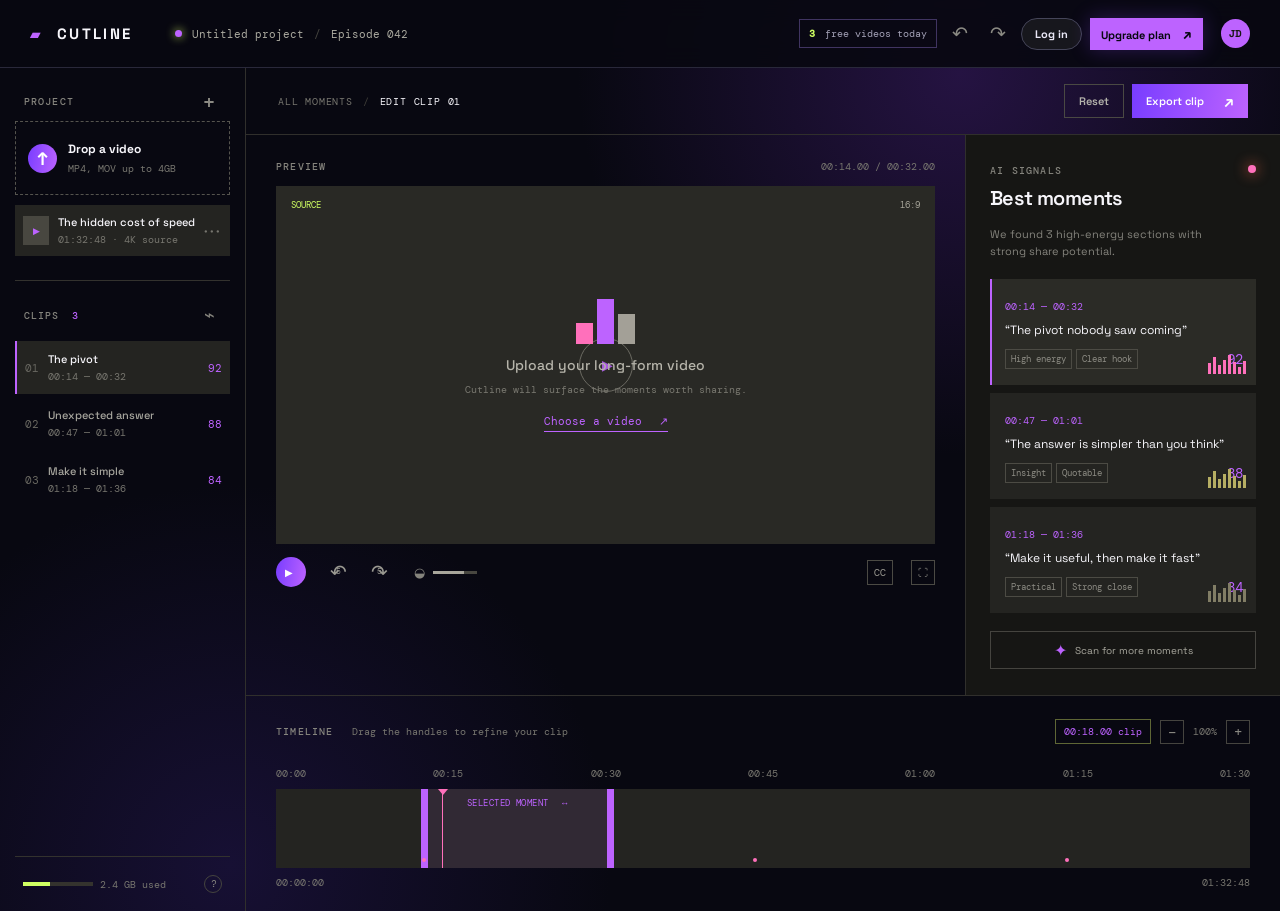
<file: index.html>
<!doctype html>
<html lang="en">
<head>
  <meta charset="UTF-8" />
  <meta name="viewport" content="width=device-width, initial-scale=1.0" />
  <title>Cutline — Find the moment</title>
  <link rel="preconnect" href="https://fonts.googleapis.com">
  <link rel="preconnect" href="https://fonts.gstatic.com" crossorigin>
  <link href="https://fonts.googleapis.com/css2?family=DM+Mono:wght@400;500&family=Space+Grotesk:wght@400;500;600;700&display=swap" rel="stylesheet">
  <link rel="stylesheet" href="styles.css" />
</head>
<body>
  <header class="topbar">
    <a class="brand" href="#" aria-label="Cutline home"><span class="brand-mark">▰</span> CUTLINE</a>
    <div class="project-name"><span class="status-dot"></span><span id="projectTitle">Untitled project</span><span class="slash">/</span><span>Episode 042</span></div>
    <div class="top-actions"><span class="free-counter" id="freeCounter"><b>3</b> free videos today</span><button class="icon-button" aria-label="Undo" title="Undo">↶</button><button class="icon-button" aria-label="Redo" title="Redo">↷</button><button class="account-button" id="loginBtn">Log in</button><button class="upgrade-button" id="upgradeBtn">Upgrade plan <span>↗</span></button><button class="avatar" id="profileBtn" aria-label="Profile">JD</button></div>
  </header>

  <main class="app-shell">
    <aside class="sidebar">
      <div class="sidebar-heading"><span>PROJECT</span><button class="tiny-button" id="newProjectBtn" title="New project">+</button></div>
      <label class="upload-card" for="videoUpload">
        <span class="upload-icon">↑</span>
        <span class="upload-copy"><strong>Drop a video</strong><small>MP4, MOV up to 4GB</small></span>
        <input id="videoUpload" type="file" accept="video/*" />
      </label>
      <div class="source-item active"><span class="source-thumb">▶</span><span><strong id="sourceName">The hidden cost of speed</strong><small id="sourceMeta">01:32:48 · 4K source</small></span><span class="more">•••</span></div>
      <div class="sidebar-heading clips-heading"><span>CLIPS <em id="clipCount">3</em></span><button class="filter-button">⌁</button></div>
      <nav class="clip-list" id="clipList">
        <button class="clip-item selected" data-start="14" data-end="32"><span class="clip-number">01</span><span class="clip-info"><strong>The pivot</strong><small>00:14 — 00:32</small></span><span class="clip-score">92</span></button>
        <button class="clip-item" data-start="47" data-end="61"><span class="clip-number">02</span><span class="clip-info"><strong>Unexpected answer</strong><small>00:47 — 01:01</small></span><span class="clip-score">88</span></button>
        <button class="clip-item" data-start="78" data-end="96"><span class="clip-number">03</span><span class="clip-info"><strong>Make it simple</strong><small>01:18 — 01:36</small></span><span class="clip-score">84</span></button>
      </nav>
      <div class="sidebar-footer"><span class="storage-bar"><i></i></span><span>2.4 GB used</span><button class="help-button">?</button></div>
    </aside>

    <section class="workspace">
      <div class="workspace-toolbar"><div class="crumb"><span>ALL MOMENTS</span><span class="crumb-chevron">/</span><strong>EDIT CLIP 01</strong></div><div class="toolbar-actions"><button class="secondary-button" id="resetBtn">Reset</button><button class="primary-button" id="exportBtn"><span>Export clip</span><span class="button-arrow">↗</span></button></div></div>
      <div class="editor-grid">
        <section class="preview-panel">
          <div class="preview-topline"><span class="eyebrow">PREVIEW</span><span class="time-readout" id="timeReadout">00:14.00 / 00:32.00</span></div>
          <div class="video-frame" id="videoFrame">
            <video id="videoPlayer" playsinline></video>
            <div class="video-placeholder" id="videoPlaceholder"><div class="placeholder-art"><span></span><span></span><span></span></div><strong>Upload your long-form video</strong><small>Cutline will surface the moments worth sharing.</small><label for="videoUpload" class="inline-upload">Choose a video <span>↗</span></label></div>
            <div class="frame-overlay"><span class="live-label">SOURCE</span><span>16:9</span></div>
            <div class="play-center" id="playCenter">▶</div>
          </div>
          <div class="player-controls"><button class="play-button" id="playBtn" aria-label="Play video">▶</button><button class="skip-button" data-skip="-5">↶<small>5</small></button><button class="skip-button" data-skip="5">↷<small>5</small></button><div class="volume"><span>◒</span><span class="volume-line"><i></i></span></div><span class="control-spacer"></span><button class="control-button" title="Captions">CC</button><button class="control-button" title="Fullscreen">⛶</button></div>
        </section>
        <aside class="insights-panel">
          <div class="insights-heading"><div><span class="eyebrow">AI SIGNALS</span><h2>Best moments</h2></div><span class="pulse-dot"></span></div>
          <p class="insights-copy">We found 3 high-energy sections with strong share potential.</p>
          <div class="signal-list">
            <button class="signal-card active" data-start="14" data-end="32"><span class="signal-time">00:14 — 00:32</span><span class="signal-title">“The pivot nobody saw coming”</span><span class="signal-tags"><em>High energy</em><em>Clear hook</em><b>92</b></span><span class="signal-spark"><i></i><i></i><i></i><i></i><i></i><i></i><i></i><i></i></span></button>
            <button class="signal-card" data-start="47" data-end="61"><span class="signal-time">00:47 — 01:01</span><span class="signal-title">“The answer is simpler than you think”</span><span class="signal-tags"><em>Insight</em><em>Quotable</em><b>88</b></span><span class="signal-spark lower"><i></i><i></i><i></i><i></i><i></i><i></i><i></i><i></i></span></button>
            <button class="signal-card" data-start="78" data-end="96"><span class="signal-time">01:18 — 01:36</span><span class="signal-title">“Make it useful, then make it fast”</span><span class="signal-tags"><em>Practical</em><em>Strong close</em><b>84</b></span><span class="signal-spark lowest"><i></i><i></i><i></i><i></i><i></i><i></i><i></i><i></i></span></button>
          </div>
          <button class="scan-button" id="scanBtn"><span class="scan-icon">✦</span><span id="scanLabel">Scan for more moments</span></button>
        </aside>
      </div>
      <section class="timeline-panel">
        <div class="timeline-header"><div><span class="eyebrow">TIMELINE</span><span class="timeline-hint">Drag the handles to refine your clip</span></div><div class="timeline-tools"><span class="duration-chip" id="durationChip">00:18.0 clip</span><button class="icon-button small" title="Zoom out">−</button><span class="zoom-level">100%</span><button class="icon-button small" title="Zoom in">+</button></div></div>
        <div class="timeline-ruler"><span>00:00</span><span>00:15</span><span>00:30</span><span>00:45</span><span>01:00</span><span>01:15</span><span>01:30</span></div>
        <div class="timeline-track" id="timelineTrack"><div class="waveform" aria-hidden="true"></div><div class="selection" id="selection"><button class="handle left" id="leftHandle" aria-label="Adjust clip start"></button><button class="handle right" id="rightHandle" aria-label="Adjust clip end"></button><div class="selection-label">SELECTED MOMENT <span>↔</span></div></div><div class="playhead" id="playhead"></div><div class="moment-mark mark-one"></div><div class="moment-mark mark-two"></div><div class="moment-mark mark-three"></div></div>
        <div class="track-footer"><span>00:00:00</span><span id="endTime">01:32:48</span></div>
      </section>
    </section>
  </main>
  <div class="modal-backdrop" id="upgradeModal" hidden>
    <section class="checkout-modal" role="dialog" aria-modal="true" aria-labelledby="checkoutTitle">
      <button class="modal-close" id="closeModal" aria-label="Close checkout">×</button>
      <div class="checkout-intro"><span class="eyebrow">CUTLINE PRO</span><h2 id="checkoutTitle">Your next great clip is waiting.</h2><p>Free gets you 3 videos a day. Unlock unlimited uploads, auto-captions, and every export for less than a coffee.</p></div>
      <div class="pro-perks"><span>✦ Unlimited videos</span><span>CC Auto captions</span><span>↗ Export anywhere</span></div>
      <div class="plan-toggle single-plan" role="group" aria-label="Billing period"><button class="plan-option active" data-plan="monthly">Monthly <strong>$10<span>/month</span></strong><em>Cancel anytime</em></button></div>
      <form class="payment-form" id="paymentForm">
        <label>Email address<input type="email" id="checkoutEmail" placeholder="you@studio.com" required /></label>
        <label class="policy-check"><input id="noRefunds" type="checkbox" required /><span>I understand that digital subscription payments are final and non-refundable, except where required by law.</span></label>
        <button class="checkout-button" type="submit">Pay with card <span id="checkoutPrice">$10 / month</span><b>↗</b></button>
        <small class="secure-note">⌁ Secure Fincra checkout · Card payments only</small>
      </form>
      <div class="checkout-success" id="checkoutSuccess" hidden><span>✓</span><strong>Welcome to Cutline Pro</strong><p>Your workspace is ready for unlimited exports.</p><button class="primary-button" id="successClose">Back to editor</button></div>
    </section>
  </div>
  <div class="modal-backdrop" id="loginModal" hidden>
    <section class="checkout-modal account-modal" role="dialog" aria-modal="true" aria-labelledby="loginTitle">
      <button class="modal-close" id="closeLoginModal" aria-label="Close login">×</button>
      <div class="checkout-intro"><span class="eyebrow">ACCOUNT</span><h2 id="loginTitle">Welcome back.</h2><p>Sign in to manage projects, exports, and saved clips.</p></div>
      <form class="payment-form" id="loginForm">
        <label>Email address<input type="email" id="loginEmail" placeholder="you@studio.com" required /></label>
        <label>Password<input type="password" id="loginPassword" placeholder="••••••••" required /></label>
        <label class="remember-check"><input id="rememberMe" type="checkbox" checked /><span>Keep me signed in on this device</span></label>
        <button class="checkout-button" id="loginSubmit" type="submit">Log in to account <b>↗</b></button>
      </form>
      <div class="login-alt"><span>Need an account?</span><button class="text-link" id="toggleAccountMode" type="button">Create one</button></div>
      <button class="ghost-button" id="logoutBtn" type="button" hidden>Log out</button>
    </section>
  </div>
  <div class="toast" id="toast" role="status"></div>
  <script src="script.js"></script>
</body>
</html>
</file>
<file: styles.css>
@import url('https://fonts.googleapis.com/css2?family=DM+Mono:wght@400;500&family=Space+Grotesk:wght@400;500;600;700&display=swap');
:root{--ink:#11110f;--paper:#f3f0e8;--muted:#85847d;--line:#373733;--acid:#d8f467;--orange:#ff704b;--panel:#191917;--panel-2:#242421;--mono:'DM Mono',monospace;--display:'Space Grotesk',sans-serif}
*{box-sizing:border-box}body{margin:0;background:var(--ink);color:var(--paper);font-family:var(--display);font-size:13px}button{font:inherit;color:inherit;border:0;cursor:pointer}button:focus-visible,label:focus-visible{outline:2px solid var(--acid);outline-offset:3px}.topbar{height:68px;border-bottom:1px solid #302f2c;display:flex;align-items:center;padding:0 30px;gap:42px;background:#11110f}.brand{color:var(--paper);font-weight:700;letter-spacing:.16em;text-decoration:none;font-size:15px}.brand-mark{color:var(--acid);margin-right:8px;font-size:13px}.project-name{font-family:var(--mono);font-size:11px;color:#aaa99f;display:flex;gap:10px;align-items:center}.status-dot{width:7px;height:7px;border-radius:50%;background:var(--acid);box-shadow:0 0 10px #d8f467}.slash{color:#45443f}.top-actions{margin-left:auto;display:flex;align-items:center;gap:8px}.icon-button,.tiny-button,.help-button{background:transparent;color:#8b8a83}.icon-button{font-size:19px;width:30px;height:30px}.icon-button.small{border:1px solid #45443f;font-family:var(--mono);font-size:14px;width:24px;height:24px}.avatar{width:29px;height:29px;background:var(--acid);color:#161612;border-radius:50%;font-weight:700;font-size:10px;margin-left:10px}.app-shell{display:flex;min-height:calc(100vh - 68px)}.sidebar{width:246px;border-right:1px solid #302f2c;padding:27px 15px 18px;display:flex;flex-direction:column;flex-shrink:0}.sidebar-heading{display:flex;align-items:center;justify-content:space-between;color:#85847d;font:500 10px var(--mono);letter-spacing:.11em;padding:0 9px 13px}.tiny-button{font-size:20px;line-height:10px}.upload-card{border:1px dashed #55544e;min-height:74px;padding:14px 12px;display:flex;align-items:center;gap:11px;cursor:pointer;margin-bottom:10px;transition:border-color .2s,background .2s}.upload-card:hover{border-color:var(--acid);background:#1e1e1a}.upload-icon{height:29px;width:29px;border-radius:50%;background:var(--acid);color:var(--ink);display:grid;place-items:center;font-size:18px;font-weight:700}.upload-copy{display:flex;flex-direction:column;gap:5px}.upload-copy strong{font-size:12px}.upload-copy small,.source-item small,.clip-info small{font:10px var(--mono);color:#77766f}.upload-card input{display:none}.source-item{display:flex;align-items:center;gap:9px;padding:10px 8px;background:#242421;margin:0 0 24px}.source-item strong{display:block;font-size:11px;font-weight:500;max-width:140px;white-space:nowrap;overflow:hidden;text-overflow:ellipsis}.source-item small{display:block;margin-top:4px}.source-thumb{display:grid;place-items:center;width:29px;height:29px;background:#484740;color:var(--acid);font-size:9px}.more{margin-left:auto;color:#77766f;letter-spacing:2px;font-size:10px}.clips-heading{border-top:1px solid #33322e;padding-top:21px}.clips-heading em{font-style:normal;color:var(--acid);margin-left:5px}.filter-button{color:#85847d;background:transparent;font-size:18px}.clip-list{display:flex;flex-direction:column;gap:3px}.clip-item{background:transparent;text-align:left;display:flex;align-items:center;gap:9px;padding:11px 8px;color:#a7a69e;border-left:2px solid transparent}.clip-item:hover,.clip-item.selected{background:#242421;color:var(--paper);border-left-color:var(--acid)}.clip-number{font:11px var(--mono);color:#686760}.clip-info{display:flex;flex-direction:column;gap:4px;flex:1}.clip-info strong{font-size:11px;font-weight:500}.clip-score{font:11px var(--mono);color:var(--acid)}.sidebar-footer{margin-top:auto;border-top:1px solid #33322e;padding:18px 8px 0;display:flex;align-items:center;gap:7px;color:#77766f;font:10px var(--mono)}.storage-bar{width:70px;height:4px;background:#34332e}.storage-bar i{display:block;width:38%;height:100%;background:var(--acid)}.help-button{margin-left:auto;border:1px solid #45443f;border-radius:50%;width:18px;height:18px;line-height:14px}.workspace{flex:1;min-width:0}.workspace-toolbar{height:67px;border-bottom:1px solid #302f2c;padding:0 32px;display:flex;align-items:center;justify-content:space-between}.crumb{font:10px var(--mono);color:#77766f;letter-spacing:.08em}.crumb strong{color:var(--paper);font-weight:400}.crumb-chevron{padding:0 10px;color:#3e3d38}.toolbar-actions{display:flex;gap:8px}.secondary-button,.primary-button{height:34px;padding:0 14px;font-size:11px;font-weight:600}.secondary-button{border:1px solid #4a4943;background:transparent;color:#b4b3ab}.primary-button{background:var(--acid);color:#11110f;display:flex;gap:20px;align-items:center}.button-arrow{font-size:16px}.editor-grid{display:grid;grid-template-columns:minmax(0,1fr) 314px;min-height:470px}.preview-panel{border-right:1px solid #302f2c;padding:25px 30px 18px}.preview-topline,.timeline-header,.track-footer{display:flex;justify-content:space-between;align-items:center}.eyebrow{font:500 10px var(--mono);letter-spacing:.12em;color:#85847d}.time-readout,.timeline-hint,.timeline-tools,.timeline-ruler,.track-footer{font:10px var(--mono);color:#77766f}.video-frame{position:relative;margin-top:13px;background:#292925;aspect-ratio:16/8.7;overflow:hidden;display:grid;place-items:center}.video-frame video{width:100%;height:100%;object-fit:cover;display:none}.video-frame.loaded video{display:block}.video-placeholder{display:flex;flex-direction:column;align-items:center;gap:9px;color:#b6b4aa;z-index:1}.video-placeholder strong{font-size:14px;font-weight:500}.video-placeholder small{font:10px var(--mono);color:#797870}.placeholder-art{display:flex;align-items:end;gap:4px;height:45px;margin-bottom:3px}.placeholder-art span{width:17px;background:var(--orange);display:block}.placeholder-art span:first-child{height:21px}.placeholder-art span:nth-child(2){height:45px;background:var(--acid)}.placeholder-art span:last-child{height:30px;background:#a3a097}.inline-upload{color:var(--acid);font:11px var(--mono);margin-top:9px;border-bottom:1px solid var(--acid);padding-bottom:3px;cursor:pointer}.inline-upload span{padding-left:10px}.video-frame.loaded .video-placeholder{display:none}.frame-overlay{position:absolute;top:13px;left:15px;right:15px;display:flex;justify-content:space-between;color:#a8a69b;font:9px var(--mono);pointer-events:none}.live-label{color:var(--acid)}.play-center{position:absolute;display:grid;place-items:center;width:54px;height:54px;border:1px solid #77766d;color:var(--acid);border-radius:50%;font-size:14px;padding-left:3px;opacity:.85;cursor:pointer}.video-frame.loaded .play-center{background:#11110fbb;border-color:var(--acid)}.player-controls{display:flex;align-items:center;gap:18px;padding-top:13px}.play-button{background:var(--acid);color:var(--ink);width:30px;height:30px;font-size:10px;border-radius:50%;padding-left:2px}.skip-button,.control-button{background:transparent;color:#9a9991;position:relative}.skip-button{font-size:20px;letter-spacing:-6px}.skip-button small{font:8px var(--mono);position:absolute;left:12px;top:8px}.volume{display:flex;gap:8px;align-items:center;color:#85847d;margin-left:8px}.volume-line{width:44px;height:3px;background:#484740;display:block}.volume-line i{display:block;width:70%;height:100%;background:#a8a69b}.control-spacer{flex:1}.control-button{font:10px var(--mono);border:1px solid #4b4a44;padding:5px 6px}.insights-panel{padding:26px 24px;background:#161614}.insights-heading{display:flex;justify-content:space-between;align-items:flex-start}.insights-heading h2{font-size:20px;letter-spacing:-.03em;margin:7px 0 0;font-weight:600}.pulse-dot{width:8px;height:8px;border-radius:50%;background:var(--orange);box-shadow:0 0 14px #ff704b;margin-top:4px}.insights-copy{color:#85847d;font-size:11px;line-height:1.5;max-width:220px;margin:15px 0 20px}.signal-list{display:flex;flex-direction:column;gap:8px}.signal-card{position:relative;text-align:left;background:#242421;padding:14px 13px 12px;border-left:2px solid transparent;min-height:106px}.signal-card:hover,.signal-card.active{border-left-color:var(--acid);background:#2b2b26}.signal-time{font:10px var(--mono);color:var(--acid)}.signal-title{display:block;font-size:12px;line-height:1.35;padding:8px 0 10px;max-width:230px}.signal-tags{display:flex;gap:4px;align-items:center}.signal-tags em{font:9px var(--mono);font-style:normal;border:1px solid #4c4b44;padding:3px 5px;color:#8d8c84}.signal-tags b{margin-left:auto;font:14px var(--mono);color:var(--acid)}.signal-spark{position:absolute;right:10px;bottom:11px;display:flex;align-items:end;gap:2px;height:19px}.signal-spark i{display:block;width:3px;background:var(--orange);height:11px}.signal-spark i:nth-child(2){height:17px}.signal-spark i:nth-child(3){height:9px}.signal-spark i:nth-child(4){height:14px}.signal-spark i:nth-child(5){height:19px}.signal-spark i:nth-child(6){height:12px}.signal-spark i:nth-child(7){height:7px}.signal-spark i:nth-child(8){height:13px}.signal-spark.lower i{background:#b6ae63}.signal-spark.lowest i{background:#817d65}.scan-button{width:100%;height:38px;background:transparent;border:1px solid #45443f;color:#aaa99f;font-size:10px;margin-top:18px;display:flex;gap:8px;justify-content:center;align-items:center}.scan-button:hover{border-color:var(--acid);color:var(--acid)}.scan-icon{color:var(--acid);font-size:16px}.timeline-panel{border-top:1px solid #302f2c;padding:23px 30px 22px}.timeline-header{margin-bottom:23px}.timeline-header>div:first-child{display:flex;gap:18px;align-items:center}.timeline-tools{display:flex;gap:9px;align-items:center}.duration-chip{color:var(--acid);border:1px solid #5e6635;padding:5px 8px}.timeline-ruler{display:flex;justify-content:space-between;padding:0 0 9px}.timeline-track{height:79px;background:#242421;position:relative;overflow:hidden}.waveform{position:absolute;inset:10px 0;background:linear-gradient(90deg,transparent 0 1%,#717363 1% 1.3%,transparent 1.3% 2.5%,#8a8a75 2.5% 2.8%,transparent 2.8% 4%,#55554c 4% 4.4%,transparent 4.4% 5.5%,#a5a57c 5.5% 5.8%,transparent 5.8% 7%,#68685d 7% 7.5%,transparent 7.5% 8.3%,#969577 8.3% 8.7%,transparent 8.7% 10%);background-size:31px 100%;opacity:.7;clip-path:polygon(0 45%,2% 40%,3% 55%,5% 20%,6% 65%,8% 38%,10% 74%,12% 31%,14% 65%,16% 40%,18% 78%,20% 27%,22% 55%,24% 25%,26% 65%,28% 35%,30% 70%,32% 44%,34% 80%,36% 30%,38% 61%,40% 35%,42% 68%,44% 20%,46% 60%,48% 33%,50% 73%,52% 40%,54% 67%,56% 23%,58% 57%,60% 40%,62% 74%,64% 27%,66% 61%,68% 38%,70% 70%,72% 30%,74% 57%,76% 25%,78% 66%,80% 37%,82% 77%,84% 28%,86% 60%,88% 40%,90% 69%,92% 32%,94% 65%,96% 25%,98% 58%,100% 42%,100% 58%,98% 66%,96% 40%,94% 75%,92% 50%,90% 82%,88% 53%,86% 70%,84% 45%,82% 87%,80% 51%,78% 75%,76% 45%,74% 70%,72% 48%,70% 82%,68% 50%,66% 78%,64% 45%,62% 88%,60% 53%,58% 75%,56% 42%,54% 80%,52% 55%,50% 89%,48% 46%,46% 78%,44% 44%,42% 84%,40% 48%,38% 75%,36% 43%,34% 91%,32% 50%,30% 83%,28% 47%,26% 77%,24% 40%,22% 73%,20% 45%,18% 86%,16% 49%,14% 73%,12% 47%,10% 88%,8% 46%,6% 78%,5% 38%,3% 72%,2% 44%,0 55%);}.selection{position:absolute;height:100%;top:0;left:15.1%;width:19.4%;border-left:2px solid var(--acid);border-right:2px solid var(--acid);background:#d8f46716}.handle{position:absolute;top:0;height:100%;width:7px;background:var(--acid);padding:0}.handle.left{left:-4px}.handle.right{right:-4px}.selection-label{position:absolute;top:8px;left:50%;transform:translateX(-50%);white-space:nowrap;color:var(--acid);font:9px var(--mono);letter-spacing:.05em}.selection-label span{padding-left:8px}.playhead{position:absolute;top:0;height:100%;width:1px;background:var(--orange);left:17%;z-index:2}.playhead:before{content:'';position:absolute;top:0;left:-4px;border-left:5px solid transparent;border-right:5px solid transparent;border-top:6px solid var(--orange)}.moment-mark{position:absolute;bottom:6px;width:4px;height:4px;border-radius:50%;background:var(--orange)}.mark-one{left:15%}.mark-two{left:49%}.mark-three{left:81%}.track-footer{padding-top:8px}.toast{position:fixed;right:24px;bottom:24px;background:var(--acid);color:var(--ink);padding:12px 16px;font-size:11px;font-weight:600;transform:translateY(20px);opacity:0;pointer-events:none;transition:all .25s}.toast.show{transform:translateY(0);opacity:1}
@media(max-width:900px){.sidebar{width:205px}.editor-grid{grid-template-columns:1fr}.insights-panel{border-top:1px solid #302f2c}.preview-panel{border-right:0}.topbar{padding:0 18px;gap:20px}.workspace-toolbar,.preview-panel,.timeline-panel{padding-left:20px;padding-right:20px}.project-name span:last-child{display:none}}
@media(max-width:620px){.sidebar{display:none}.topbar{height:58px}.app-shell{min-height:calc(100vh - 58px)}.workspace-toolbar{height:62px}.crumb{font-size:9px}.toolbar-actions{gap:5px}.secondary-button{display:none}.editor-grid{min-height:0}.preview-panel{padding-top:18px}.video-frame{aspect-ratio:16/10}.timeline-header>div:first-child{display:block}.timeline-hint{display:block;margin-top:8px}.timeline-tools{display:none}.timeline-ruler span:nth-child(even){display:none}.selection-label{font-size:8px}.signal-title{max-width:70%}}
.free-counter{font:10px var(--mono);color:#a4a2b7;border:1px solid #403461;padding:7px 9px}.free-counter b{color:#cfff62;margin-right:4px}.account-button{height:32px;padding:0 13px;background:#17171d;border:1px solid #454559;color:#e9e7f6;font-size:11px;font-weight:700;border-radius:999px}.upgrade-button{height:32px;padding:0 11px;background:linear-gradient(100deg,#783dff,#bd63ff);color:#fff;font-size:11px;font-weight:700;box-shadow:0 0 20px #8b43ff44}.upgrade-button span{padding-left:9px;font-size:14px}.modal-backdrop{background:#05050bd9}.checkout-modal{background:linear-gradient(145deg,#211a35,#11111e 70%);border-color:#814aff;box-shadow:0 24px 80px #0008,0 0 60px #713bff33}.checkout-intro p{color:#aaa8bc;margin-bottom:18px;max-width:350px}.pro-perks{display:flex;flex-wrap:wrap;gap:6px;margin-bottom:18px}.pro-perks span{font:9px var(--mono);color:#d0b8ff;border:1px solid #554177;background:#2c2144;padding:6px 7px}.single-plan{grid-template-columns:1fr}.plan-option{background:#201d30;border-color:#4e4565}.plan-option strong{font-size:19px}.plan-option em{color:#cfff62}.plan-option.active{background:#302047}.payment-form input{background:#0d0d17;border-color:#4a4560}.card-field span{color:#8e75b3}.checkout-button{background:linear-gradient(100deg,#783dff,#bd63ff);color:#fff}.checkout-success>span{background:#cfff62}.login-alt{display:flex;align-items:center;justify-content:center;gap:6px;margin-top:8px;color:#adabc6;font:10px var(--mono)}.text-link{background:transparent;color:#d8f467;padding:0;font-weight:700}.remember-check{display:flex!important;flex-direction:row!important;align-items:center;gap:8px!important;line-height:1.35}.remember-check input{width:15px;height:15px;accent-color:#bd63ff;flex:0 0 auto}.remember-check span{font:9px var(--mono);color:#858399}.ghost-button{margin-top:14px;width:100%;height:36px;border:1px solid #544c6d;background:transparent;color:#d9d5ee;font:10px var(--mono);letter-spacing:.08em;text-transform:uppercase}.account-modal{max-width:420px}
.policy-check{display:flex!important;flex-direction:row!important;align-items:flex-start;gap:8px!important;line-height:1.35}.policy-check input{width:15px;height:15px;accent-color:#bd63ff;flex:0 0 auto}.policy-check span{font:9px var(--mono);color:#858399}
:root{--ink:#080811;--paper:#f7f6fb;--muted:#9291a4;--line:#2c2b3c;--acid:#bd63ff;--orange:#ff70bb;--panel:#12121e;--panel-2:#1a1929}.topbar{background:#080811e8;border-color:#29283a;backdrop-filter:blur(12px)}body{background:radial-gradient(circle at 75% 8%,#251342 0,transparent 30%),radial-gradient(circle at 18% 95%,#171034 0,transparent 28%),var(--ink)}.upload-icon,.primary-button,.play-button{background:linear-gradient(100deg,#783dff,#bd63ff);color:#fff}.selection{background:#bd63ff16;border-color:var(--acid)}.handle{background:var(--acid)}.live-label{color:#cfff62}.storage-bar i{background:#cfff62}
.upgrade-button{height:32px;padding:0 11px;background:var(--acid);color:var(--ink);font-size:11px;font-weight:700}.upgrade-button span{padding-left:9px;font-size:14px}.modal-backdrop{position:fixed;inset:0;background:#090908d9;z-index:10;display:grid;place-items:center;padding:20px}.modal-backdrop[hidden]{display:none}.checkout-modal{position:relative;width:min(100%,455px);background:#22221f;border:1px solid #57564d;padding:31px;box-shadow:0 24px 80px #0008}.modal-close{position:absolute;right:16px;top:13px;background:transparent;color:#99988f;font-size:25px;line-height:1}.checkout-intro h2{font-size:27px;line-height:1.05;letter-spacing:-.05em;margin:9px 35px 9px 0}.checkout-intro p{font-size:12px;color:#95938a;line-height:1.5;margin:0 0 22px;max-width:315px}.plan-toggle{display:grid;grid-template-columns:1fr 1fr;gap:6px;margin-bottom:18px}.plan-option{position:relative;text-align:left;background:#2d2d28;border:1px solid #45443e;color:#aaa99f;padding:11px 12px;font-size:11px}.plan-option strong{display:block;color:var(--paper);font:15px var(--mono);margin-top:6px}.plan-option strong span{font-size:9px;color:#89887f}.plan-option em{position:absolute;top:8px;right:7px;color:var(--acid);font:8px var(--mono);font-style:normal}.plan-option.active{border-color:var(--acid);background:#303127}.payment-form{display:flex;flex-direction:column;gap:13px}.payment-form label{display:flex;flex-direction:column;gap:6px;color:#aaa99f;font:10px var(--mono);letter-spacing:.04em}.payment-form input{height:39px;background:#151513;border:1px solid #4a4943;color:var(--paper);padding:0 11px;font:12px var(--mono);outline:0}.payment-form input:focus{border-color:var(--acid)}.card-field{position:relative}.card-field input{width:100%}.card-field span{position:absolute;right:12px;top:13px;color:#5f604f;font:bold 11px var(--display)}.form-row{display:grid;grid-template-columns:1fr 1fr;gap:10px}.checkout-button{height:44px;background:var(--acid);color:var(--ink);font-size:12px;font-weight:700;text-align:left;padding:0 14px;margin-top:3px}.checkout-button span{float:right;font:11px var(--mono);padding-top:2px}.checkout-button b{float:right;font-size:16px;margin-left:13px}.secure-note{color:#77766f;font:9px var(--mono);text-align:center}.checkout-success{text-align:center;padding:30px 0 4px}.checkout-success>span{display:grid;place-items:center;width:45px;height:45px;background:var(--acid);color:var(--ink);border-radius:50%;font-size:24px;margin:0 auto 17px}.checkout-success strong{font-size:19px}.checkout-success p{color:#94928a;font-size:11px;margin:9px 0 20px}.checkout-success .primary-button{height:36px}
@media(max-width:620px){.top-actions .icon-button{display:none}.upgrade-button{margin-left:auto}.checkout-modal{padding:25px 20px}.checkout-intro h2{font-size:24px}}
</file>
